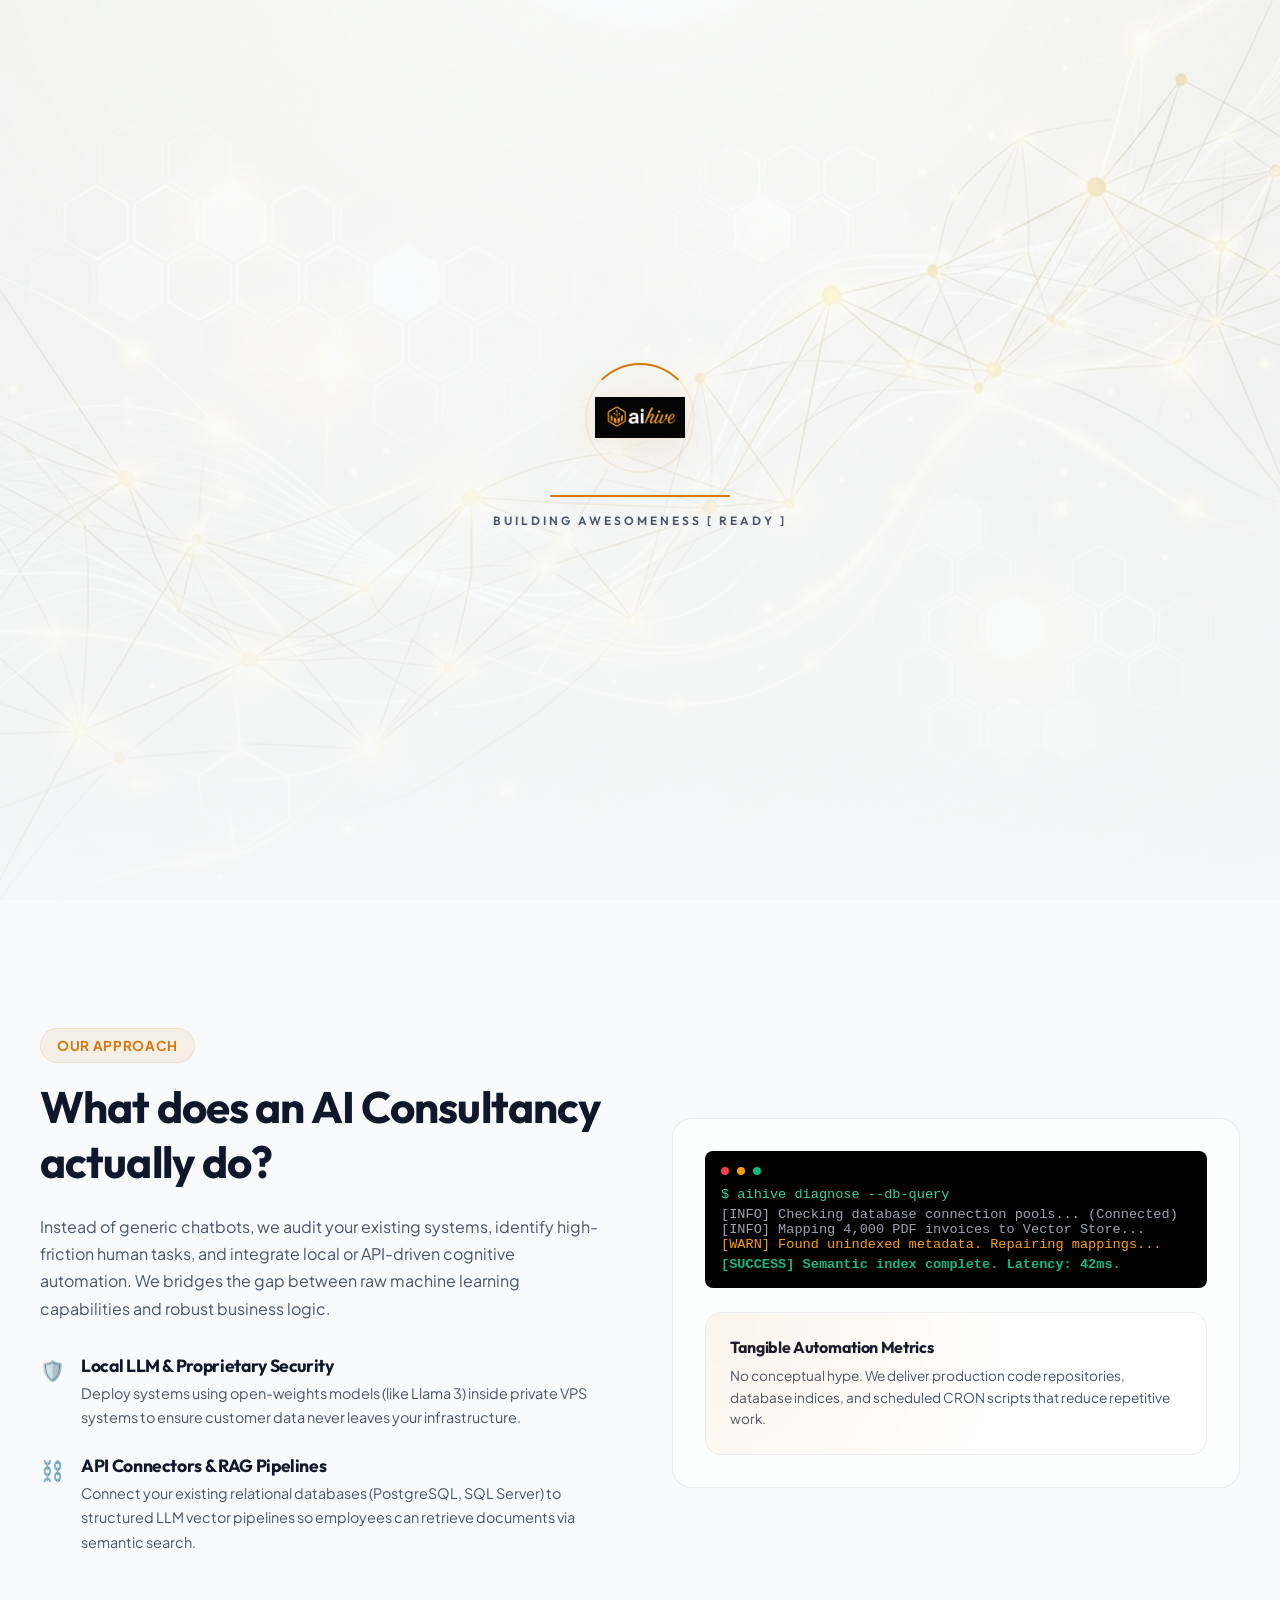
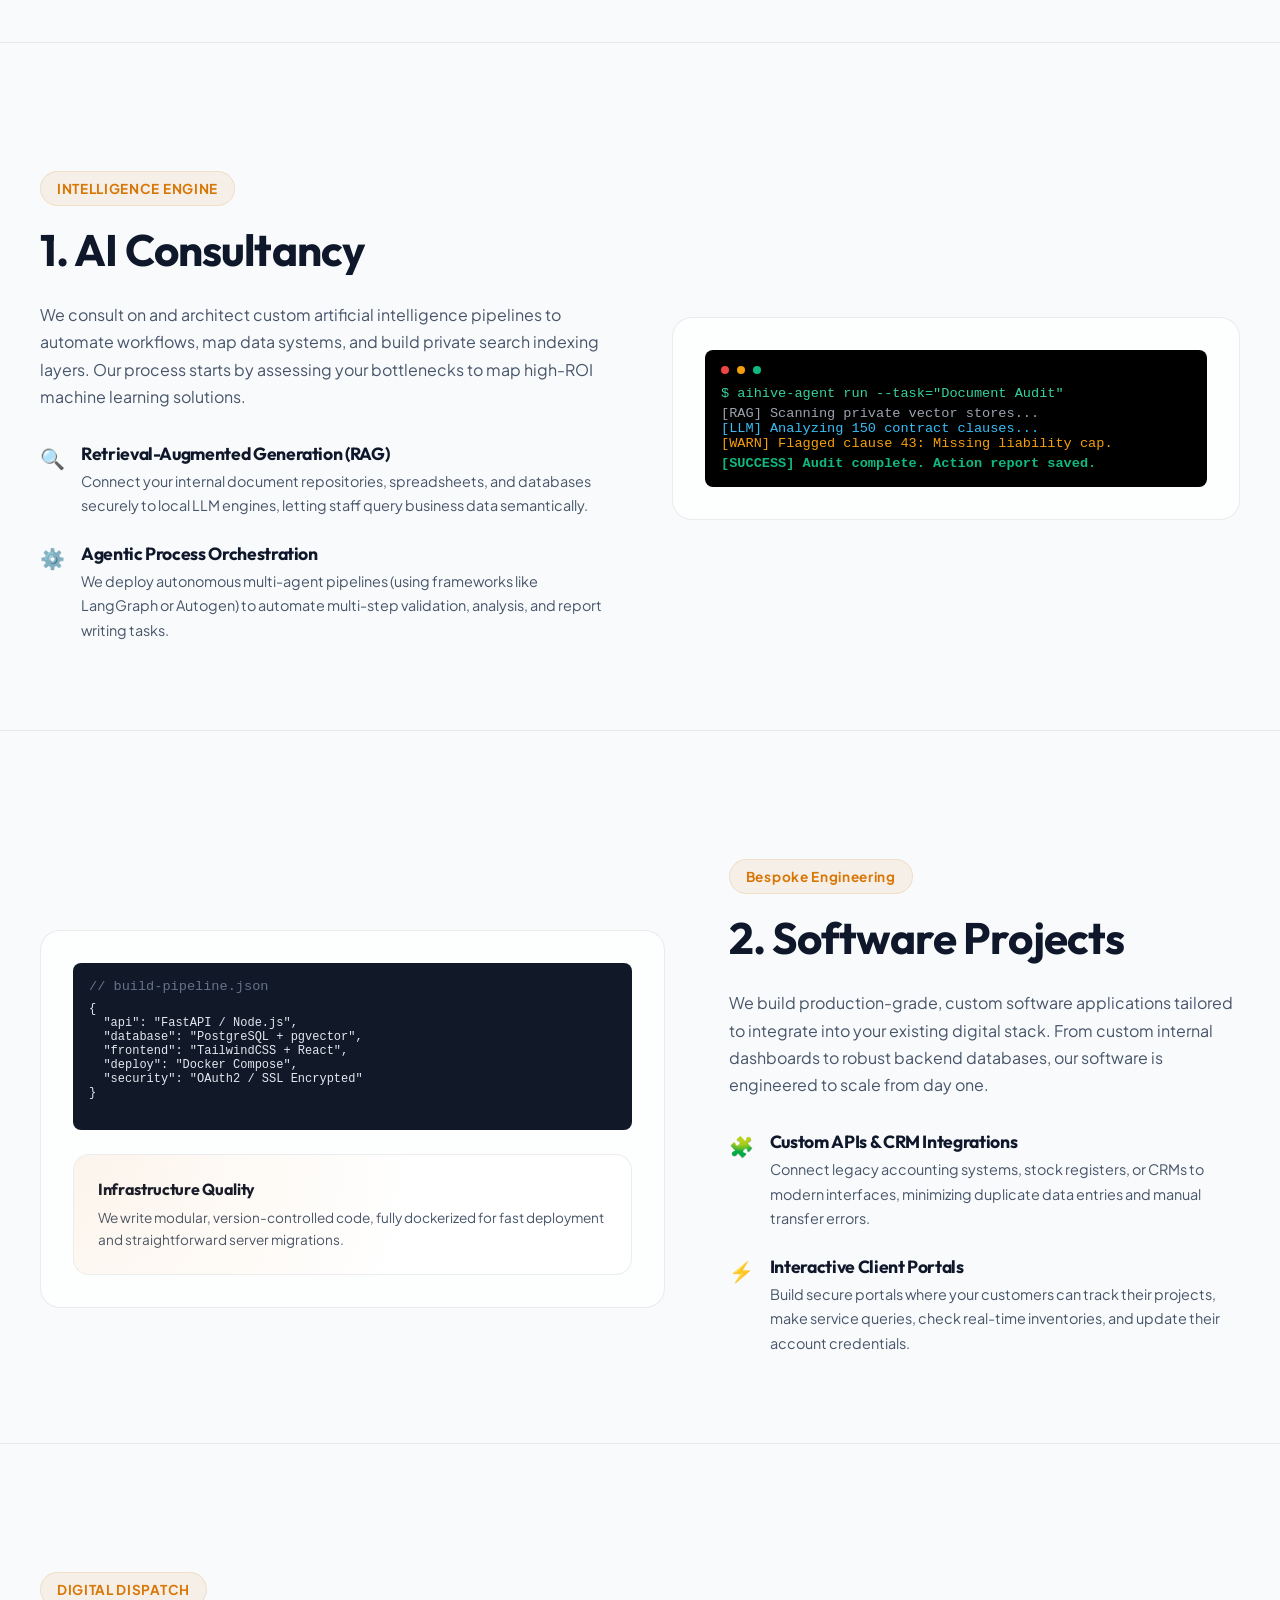
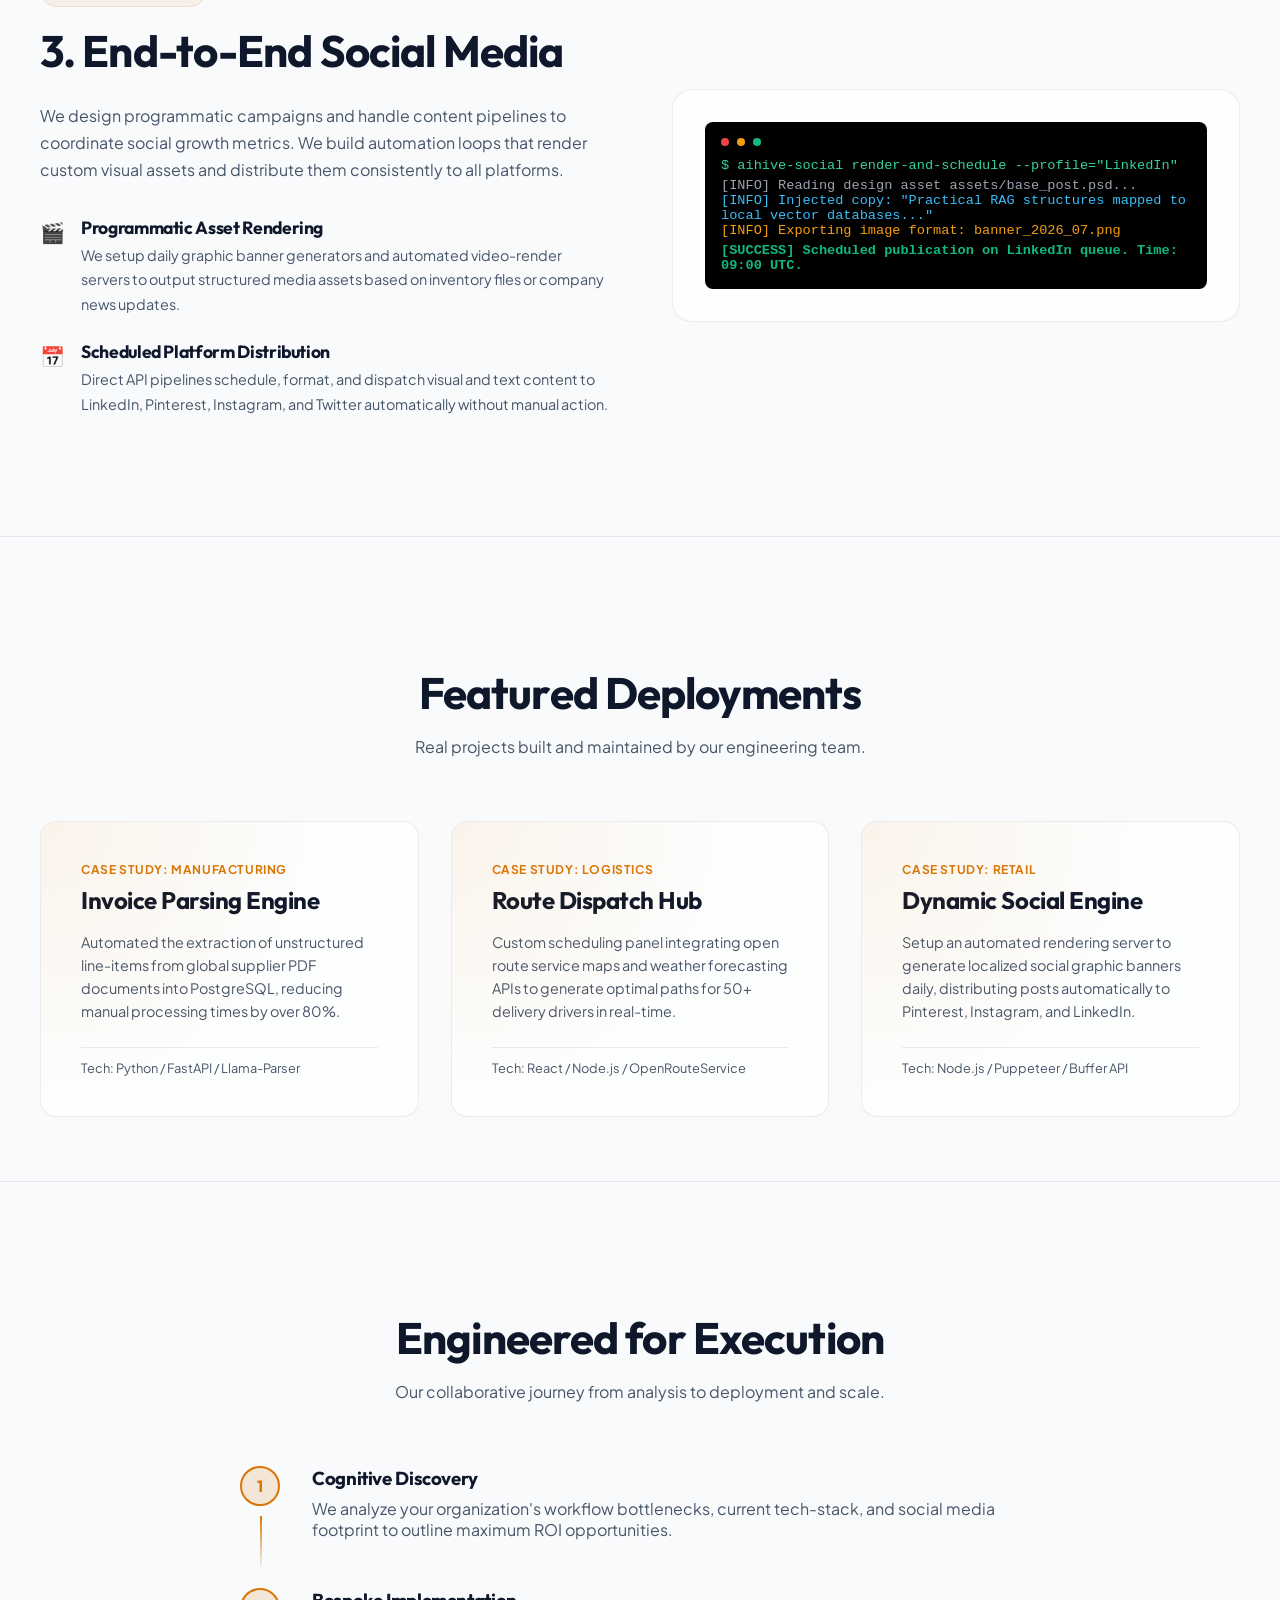
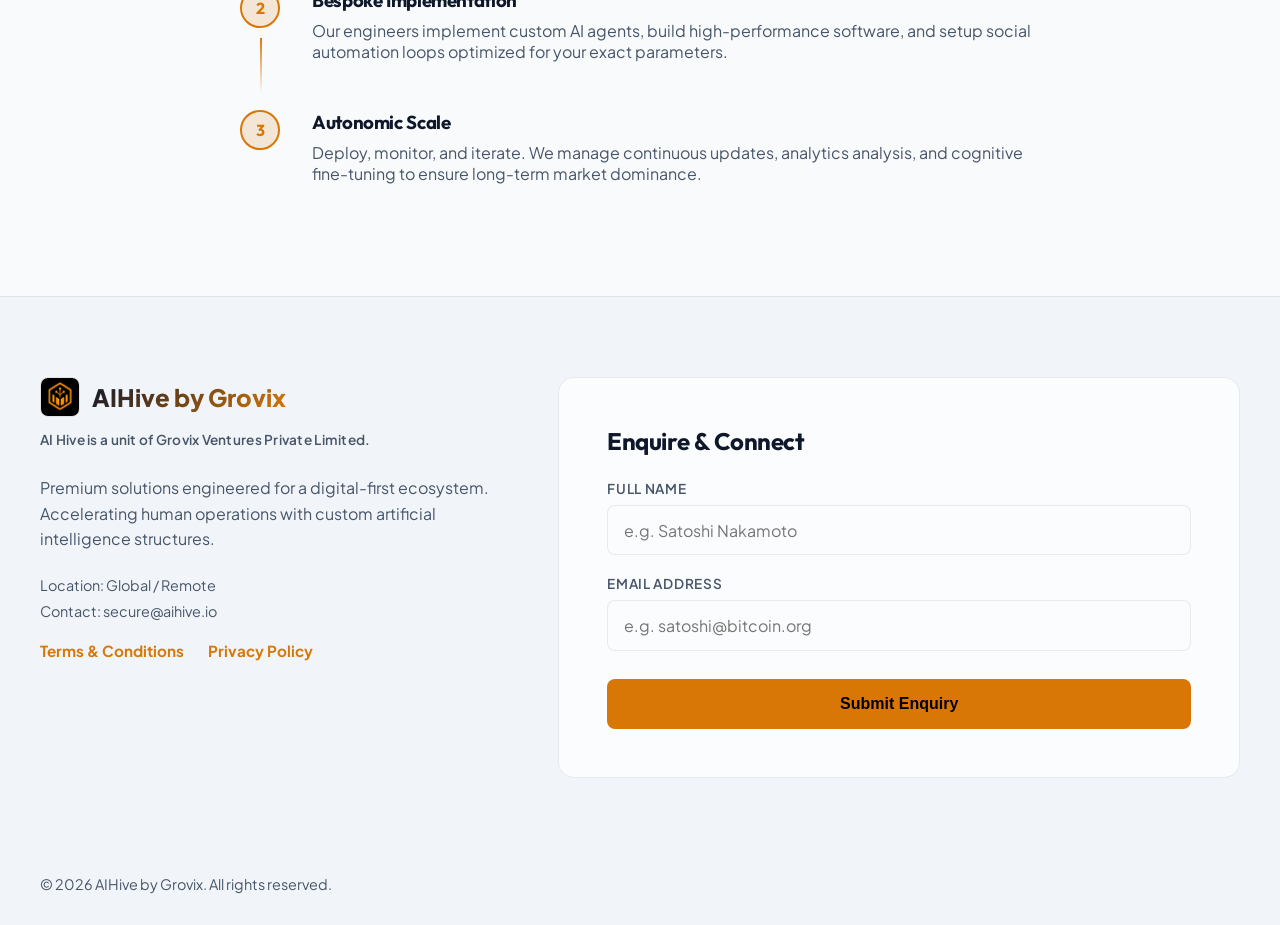
<file: index.html>
<!DOCTYPE html>
<html lang="en">
<head>
  <meta charset="UTF-8">
  <meta name="viewport" content="width=device-width, initial-scale=1.0">
  <title>AIHive by Grovix | Next-Gen AI Consultancy, Bespoke Software & Social Media</title>
  <meta name="description" content="AIHive by Grovix accelerates growth for modern businesses through custom AI strategy, agentic software engineering, and automated, data-driven social media handling.">
  <link rel="stylesheet" href="style.css">
  <link rel="shortcut icon" href="WhatsApp Image 2026-07-03 at 16.14.35.jpeg" type="image/x-icon">
</head>
<body>

  <!-- Dynamic Loader Screen -->
  <div id="loader-screen">
    <div class="loader-logo-container">
      <div class="loader-ring"></div>
      <img src="WhatsApp Image 2026-07-03 at 16.14.35.jpeg" alt="AIHive by Grovix Logo" class="loader-logo">
    </div>
    <div class="loader-progress-bar">
      <div class="loader-progress" id="loaderProgress"></div>
    </div>
    <div class="loader-text" id="loaderStatusText">BUILDING AWESOMENESS</div>
  </div>

  <!-- Background Particle Network -->
  <canvas id="bg-canvas"></canvas>

  <!-- Header Navigation -->
  <header>
    <div class="nav-container">
      <a href="#" class="logo-link">
        <img src="WhatsApp Image 2026-07-03 at 16.14.17.jpeg" alt="AIHive by Grovix Logo" class="logo-img">
        <span class="logo-text">AIHive by Grovix</span>
      </a>
      <ul class="nav-links">
        <li><a href="#about">About</a></li>
        <li><a href="#ai-consultancy">Capabilities</a></li>
        <li><a href="#case-studies">Deployments</a></li>
        <li><a href="#contact" class="btn-consult">Get in Touch</a></li>
      </ul>
    </div>
  </header>

  <!-- Hero Section -->
  <section class="hero" id="home">
    <div class="hero-tag">PRACTICAL INTELLIGENCE FOR MODERN WORKFLOWS</div>
    <h1>We build software and integrate <span>intelligent automation</span></h1>
    <p class="company-line">AI Hive is a unit of Grovix Ventures Private Limited.</p>
    <p>AIHive by Grovix is an engineering-first consultancy. We construct tailor-made software systems, deploy secure local LLM structures, and orchestrate metrics-backed social media distribution pipelines.</p>
    <div class="hero-actions">
      <a href="#contact" class="btn-primary">Initiate Project</a>
      <a href="#services" class="btn-secondary">View Capabilities</a>
    </div>
  </section>

  <!-- AI Consultancy Overview Section -->
  <section id="about">
    <div class="section-container">
      <div class="consultancy-showcase">
        <div class="showcase-content">
          <div class="hero-tag" style="margin-bottom: 1rem;">OUR APPROACH</div>
          <h2>What does an AI Consultancy actually do?</h2>
          <p>Instead of generic chatbots, we audit your existing systems, identify high-friction human tasks, and integrate local or API-driven cognitive automation. We bridges the gap between raw machine learning capabilities and robust business logic.</p>
          
          <div class="showcase-feature">
            <div class="showcase-feature-icon">🛡️</div>
            <div>
              <h4>Local LLM & Proprietary Security</h4>
              <p>Deploy systems using open-weights models (like Llama 3) inside private VPS systems to ensure customer data never leaves your infrastructure.</p>
            </div>
          </div>

          <div class="showcase-feature">
            <div class="showcase-feature-icon">⛓️</div>
            <div>
              <h4>API Connectors & RAG Pipelines</h4>
              <p>Connect your existing relational databases (PostgreSQL, SQL Server) to structured LLM vector pipelines so employees can retrieve documents via semantic search.</p>
            </div>
          </div>
        </div>

        <div class="showcase-visual">
          <div class="terminal-mockup">
            <div class="terminal-header">
              <span class="terminal-dot dot-red"></span>
              <span class="terminal-dot dot-yellow"></span>
              <span class="terminal-dot dot-green"></span>
            </div>
            <div>$ aihive diagnose --db-query</div>
            <div style="color: #9ca3af; margin-top: 5px;">[INFO] Checking database connection pools... (Connected)</div>
            <div style="color: #9ca3af;">[INFO] Mapping 4,000 PDF invoices to Vector Store...</div>
            <div style="color: #f59e0b;">[WARN] Found unindexed metadata. Repairing mappings...</div>
            <div style="color: #10b981; font-weight: bold; margin-top: 5px;">[SUCCESS] Semantic index complete. Latency: 42ms.</div>
          </div>
          <div class="glass-card" style="padding: 1.5rem;">
            <h4 style="margin-bottom: 0.5rem;">Tangible Automation Metrics</h4>
            <p style="font-size: 0.85rem;">No conceptual hype. We deliver production code repositories, database indices, and scheduled CRON scripts that reduce repetitive work.</p>
          </div>
        </div>
      </div>
    </div>
  </section>

  <!-- Section 1: AI Consultancy Detailed Showcase -->
  <section id="ai-consultancy" style="border-top: 1px solid var(--glass-border);">
    <div class="section-container">
      <div class="consultancy-showcase">
        <div class="showcase-content">
          <div class="hero-tag" style="margin-bottom: 1rem;">INTELLIGENCE ENGINE</div>
          <h2>1. AI Consultancy</h2>
          <p>We consult on and architect custom artificial intelligence pipelines to automate workflows, map data systems, and build private search indexing layers. Our process starts by assessing your bottlenecks to map high-ROI machine learning solutions.</p>
          
          <div class="showcase-feature">
            <div class="showcase-feature-icon">🔍</div>
            <div>
              <h4>Retrieval-Augmented Generation (RAG)</h4>
              <p>Connect your internal document repositories, spreadsheets, and databases securely to local LLM engines, letting staff query business data semantically.</p>
            </div>
          </div>

          <div class="showcase-feature">
            <div class="showcase-feature-icon">⚙️</div>
            <div>
              <h4>Agentic Process Orchestration</h4>
              <p>We deploy autonomous multi-agent pipelines (using frameworks like LangGraph or Autogen) to automate multi-step validation, analysis, and report writing tasks.</p>
            </div>
          </div>
        </div>

        <div class="showcase-visual">
          <div class="terminal-mockup">
            <div class="terminal-header">
              <span class="terminal-dot dot-red"></span>
              <span class="terminal-dot dot-yellow"></span>
              <span class="terminal-dot dot-green"></span>
            </div>
            <div>$ aihive-agent run --task="Document Audit"</div>
            <div style="color: #9ca3af; margin-top: 5px;">[RAG] Scanning private vector stores...</div>
            <div style="color: #38bdf8;">[LLM] Analyzing 150 contract clauses...</div>
            <div style="color: #f59e0b;">[WARN] Flagged clause 43: Missing liability cap.</div>
            <div style="color: #10b981; font-weight: bold; margin-top: 5px;">[SUCCESS] Audit complete. Action report saved.</div>
          </div>
        </div>
      </div>
    </div>
  </section>

  <!-- Section 2: Software Projects Detailed Showcase -->
  <section id="software-projects" style="border-top: 1px solid var(--glass-border);">
    <div class="section-container">
      <div class="consultancy-showcase" style="grid-template-columns: 1.1fr 0.9fr;">
        <div class="showcase-visual">
          <div class="terminal-mockup" style="background: #111827; border-color: rgba(255,255,255,0.05);">
            <div style="color: #64748b; font-family: monospace;">// build-pipeline.json</div>
            <pre style="color: #e2e8f0; font-family: monospace; font-size: 0.75rem; margin-top: 0.5rem; overflow-x: auto;">
{
  "api": "FastAPI / Node.js",
  "database": "PostgreSQL + pgvector",
  "frontend": "TailwindCSS + React",
  "deploy": "Docker Compose",
  "security": "OAuth2 / SSL Encrypted"
}
            </pre>
          </div>
          <div class="glass-card" style="padding: 1.5rem; background: #fff;">
            <h4 style="color: var(--text-primary); margin-bottom: 0.5rem;">Infrastructure Quality</h4>
            <p style="font-size: 0.85rem; color: var(--text-secondary);">We write modular, version-controlled code, fully dockerized for fast deployment and straightforward server migrations.</p>
          </div>
        </div>

        <div class="showcase-content">
          <div class="hero-tag" style="margin-bottom: 1rem;"> Bespoke Engineering </div>
          <h2>2. Software Projects</h2>
          <p>We build production-grade, custom software applications tailored to integrate into your existing digital stack. From custom internal dashboards to robust backend databases, our software is engineered to scale from day one.</p>
          
          <div class="showcase-feature">
            <div class="showcase-feature-icon">🧩</div>
            <div>
              <h4>Custom APIs & CRM Integrations</h4>
              <p>Connect legacy accounting systems, stock registers, or CRMs to modern interfaces, minimizing duplicate data entries and manual transfer errors.</p>
            </div>
          </div>

          <div class="showcase-feature">
            <div class="showcase-feature-icon">⚡</div>
            <div>
              <h4>Interactive Client Portals</h4>
              <p>Build secure portals where your customers can track their projects, make service queries, check real-time inventories, and update their account credentials.</p>
            </div>
          </div>
        </div>
      </div>
    </div>
  </section>

  <!-- Section 3: Social Media Handling Detailed Showcase -->
  <section id="social-media" style="border-top: 1px solid var(--glass-border); padding-bottom: 6rem;">
    <div class="section-container">
      <div class="consultancy-showcase">
        <div class="showcase-content">
          <div class="hero-tag" style="margin-bottom: 1rem;">DIGITAL DISPATCH</div>
          <h2>3. End-to-End Social Media</h2>
          <p>We design programmatic campaigns and handle content pipelines to coordinate social growth metrics. We build automation loops that render custom visual assets and distribute them consistently to all platforms.</p>
          
          <div class="showcase-feature">
            <div class="showcase-feature-icon">🎬</div>
            <div>
              <h4>Programmatic Asset Rendering</h4>
              <p>We setup daily graphic banner generators and automated video-render servers to output structured media assets based on inventory files or company news updates.</p>
            </div>
          </div>

          <div class="showcase-feature">
            <div class="showcase-feature-icon">📅</div>
            <div>
              <h4>Scheduled Platform Distribution</h4>
              <p>Direct API pipelines schedule, format, and dispatch visual and text content to LinkedIn, Pinterest, Instagram, and Twitter automatically without manual action.</p>
            </div>
          </div>
        </div>

        <div class="showcase-visual">
          <div class="terminal-mockup">
            <div class="terminal-header">
              <span class="terminal-dot dot-red"></span>
              <span class="terminal-dot dot-yellow"></span>
              <span class="terminal-dot dot-green"></span>
            </div>
            <div>$ aihive-social render-and-schedule --profile="LinkedIn"</div>
            <div style="color: #9ca3af; margin-top: 5px;">[INFO] Reading design asset assets/base_post.psd...</div>
            <div style="color: #38bdf8;">[INFO] Injected copy: "Practical RAG structures mapped to local vector databases..."</div>
            <div style="color: #f59e0b;">[INFO] Exporting image format: banner_2026_07.png</div>
            <div style="color: #10b981; font-weight: bold; margin-top: 5px;">[SUCCESS] Scheduled publication on LinkedIn queue. Time: 09:00 UTC.</div>
          </div>
        </div>
      </div>
    </div>
  </section>


  <!-- Case Studies / Deployments -->
  <section id="case-studies" style="border-top: 1px solid var(--glass-border);">
    <div class="section-container">
      <div class="section-header">
        <h2>Featured Deployments</h2>
        <p>Real projects built and maintained by our engineering team.</p>
      </div>
      <div class="grid-3">
        <div class="glass-card">
          <div style="font-size: 0.75rem; color: var(--accent); margin-bottom: 0.5rem; font-weight: bold; letter-spacing: 0.05em;">CASE STUDY: MANUFACTURING</div>
          <h3>Invoice Parsing Engine</h3>
          <p style="margin-bottom: 1.5rem; font-size: 0.9rem;">Automated the extraction of unstructured line-items from global supplier PDF documents into PostgreSQL, reducing manual processing times by over 80%.</p>
          <span style="font-size: 0.8rem; color: var(--text-secondary); border-top: 1px solid var(--glass-border); display: block; padding-top: 0.75rem;">Tech: Python / FastAPI / Llama-Parser</span>
        </div>

        <div class="glass-card">
          <div style="font-size: 0.75rem; color: var(--accent); margin-bottom: 0.5rem; font-weight: bold; letter-spacing: 0.05em;">CASE STUDY: LOGISTICS</div>
          <h3>Route Dispatch Hub</h3>
          <p style="margin-bottom: 1.5rem; font-size: 0.9rem;">Custom scheduling panel integrating open route service maps and weather forecasting APIs to generate optimal paths for 50+ delivery drivers in real-time.</p>
          <span style="font-size: 0.8rem; color: var(--text-secondary); border-top: 1px solid var(--glass-border); display: block; padding-top: 0.75rem;">Tech: React / Node.js / OpenRouteService</span>
        </div>

        <div class="glass-card">
          <div style="font-size: 0.75rem; color: var(--accent); margin-bottom: 0.5rem; font-weight: bold; letter-spacing: 0.05em;">CASE STUDY: RETAIL</div>
          <h3>Dynamic Social Engine</h3>
          <p style="margin-bottom: 1.5rem; font-size: 0.9rem;">Setup an automated rendering server to generate localized social graphic banners daily, distributing posts automatically to Pinterest, Instagram, and LinkedIn.</p>
          <span style="font-size: 0.8rem; color: var(--text-secondary); border-top: 1px solid var(--glass-border); display: block; padding-top: 0.75rem;">Tech: Node.js / Puppeteer / Buffer API</span>
        </div>
      </div>
    </div>
  </section>

  <!-- Process / How We Work Section -->
  <section id="process" style="border-top: 1px solid var(--glass-border);">
    <div class="section-container">
      <div class="section-header">
        <h2>Engineered for Execution</h2>
        <p>Our collaborative journey from analysis to deployment and scale.</p>
      </div>
      <div style="max-width: 800px; margin: 0 auto;">
        <div class="process-step">
          <div class="step-num">1</div>
          <div>
            <h3>Cognitive Discovery</h3>
            <p style="color: var(--text-secondary); margin-top: 0.5rem;">We analyze your organization's workflow bottlenecks, current tech-stack, and social media footprint to outline maximum ROI opportunities.</p>
          </div>
        </div>
        <div class="process-step">
          <div class="step-num">2</div>
          <div>
            <h3>Bespoke Implementation</h3>
            <p style="color: var(--text-secondary); margin-top: 0.5rem;">Our engineers implement custom AI agents, build high-performance software, and setup social automation loops optimized for your exact parameters.</p>
          </div>
        </div>
        <div class="process-step">
          <div class="step-num">3</div>
          <div>
            <h3>Autonomic Scale</h3>
            <p style="color: var(--text-secondary); margin-top: 0.5rem;">Deploy, monitor, and iterate. We manage continuous updates, analytics analysis, and cognitive fine-tuning to ensure long-term market dominance.</p>
          </div>
        </div>
      </div>
    </div>
  </section>

  <!-- Footer -->
  <footer id="contact">
    <div class="footer-container">
      <div class="footer-info">
        <a href="#" class="logo-link">
          <img src="WhatsApp Image 2026-07-03 at 16.14.17.jpeg" alt="AIHive by Grovix Logo" class="logo-img">
          <span class="logo-text">AIHive by Grovix</span>
        </a>
        <p style="font-size: 0.85rem; color: var(--text-secondary); margin-top: -0.75rem; font-weight: 600; letter-spacing: 0.02em;">AI Hive is a unit of Grovix Ventures Private Limited.</p>
        <p>Premium solutions engineered for a digital-first ecosystem. Accelerating human operations with custom artificial intelligence structures.</p>
        <div style="color: var(--text-secondary); font-size: 0.9rem; display: flex; flex-direction: column; gap: 0.5rem;">
          <div>Location: Global / Remote</div>
          <div>Contact: secure@aihive.io</div>
          <div style="margin-top: 0.85rem; display: flex; gap: 1.5rem;">
            <a href="terms.html" style="color: var(--accent); text-decoration: none; font-weight: 700; font-size: 0.95rem; transition: transform 0.2s; display: inline-block;" onmouseover="this.style.transform='translateY(-1px)'" onmouseout="this.style.transform='translateY(0)'">Terms & Conditions</a>
            <a href="privacy.html" style="color: var(--accent); text-decoration: none; font-weight: 700; font-size: 0.95rem; transition: transform 0.2s; display: inline-block;" onmouseover="this.style.transform='translateY(-1px)'" onmouseout="this.style.transform='translateY(0)'">Privacy Policy</a>
          </div>
        </div>
      </div>

      <div class="footer-enquiry">
        <h3 style="font-size: 1.5rem; margin-bottom: 1.5rem;">Enquire & Connect</h3>
        <form class="enquiry-form" id="enquiryForm">
          <div class="form-group">
            <label for="enquiryName">Full Name</label>
            <input type="text" id="enquiryName" class="form-input" placeholder="e.g. Satoshi Nakamoto" required>
          </div>
          <div class="form-group">
            <label for="enquiryEmail">Email Address</label>
            <input type="email" id="enquiryEmail" class="form-input" placeholder="e.g. satoshi@bitcoin.org" required>
          </div>
          <button type="submit" class="btn-submit">Submit Enquiry</button>
        </form>
      </div>
    </div>

    <div class="footer-bottom">
      <p>&copy; 2026 AIHive by Grovix. All rights reserved.</p>
    </div>
  </footer>

  <script src="main.js"></script>
</body>
</html>
</file>
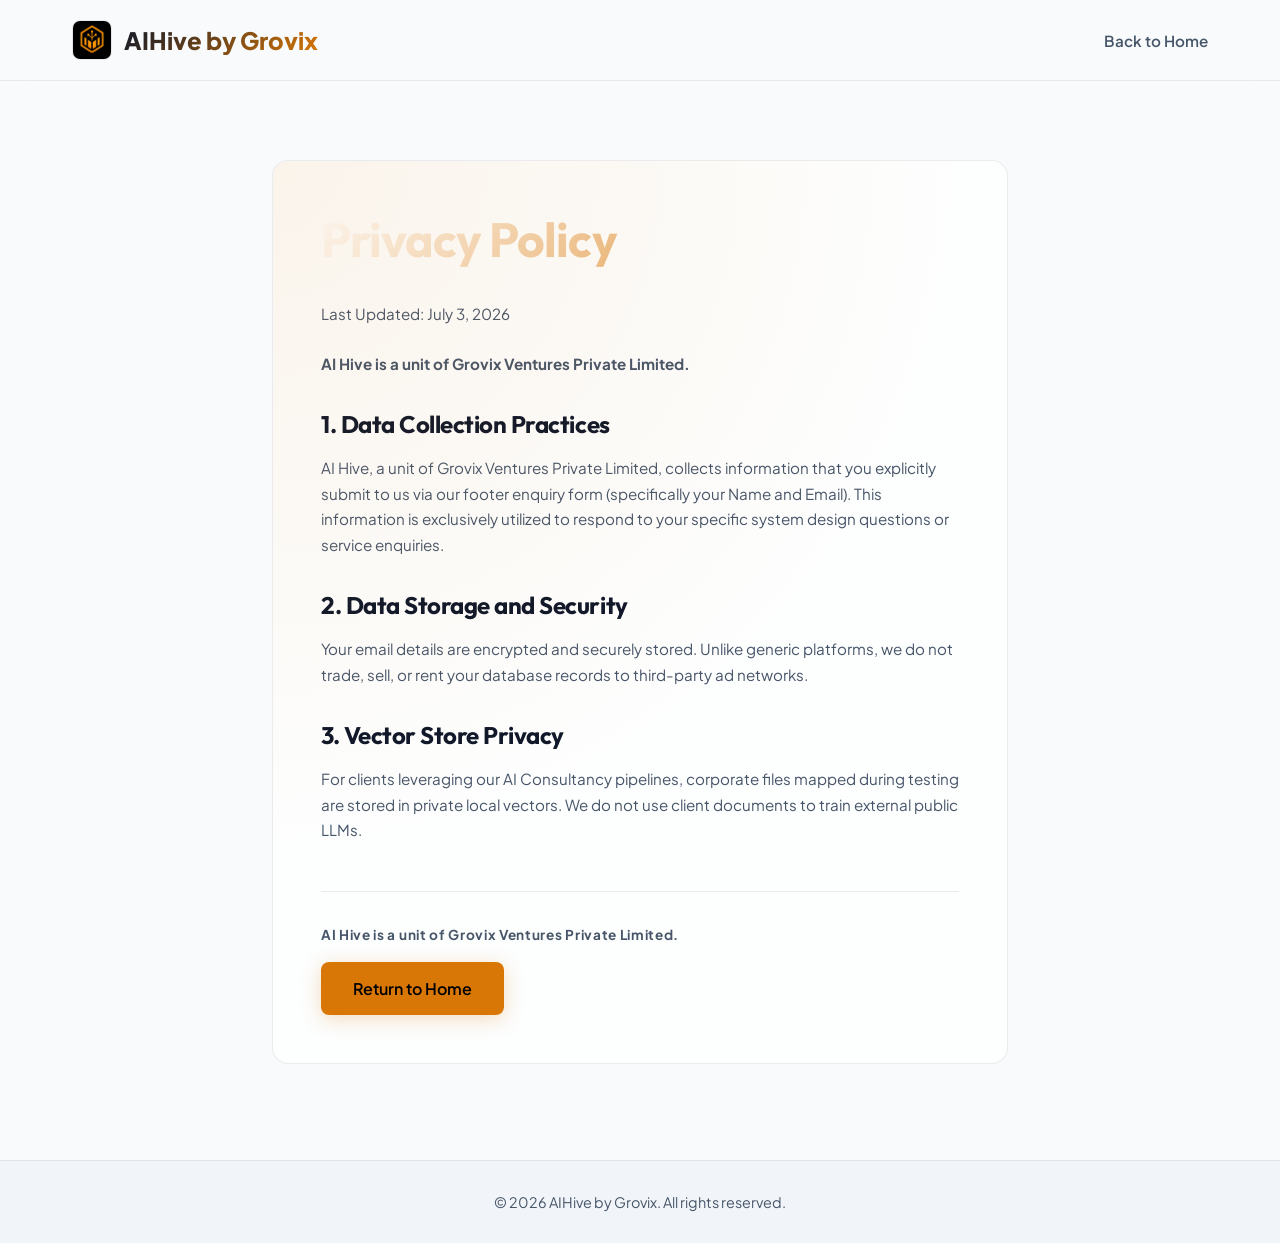
<file: privacy.html>
<!DOCTYPE html>
<html lang="en">
<head>
  <meta charset="UTF-8">
  <meta name="viewport" content="width=device-width, initial-scale=1.0">
  <title>Privacy Policy | AIHive by Grovix</title>
  <link rel="stylesheet" href="style.css">
  <link rel="shortcut icon" href="WhatsApp Image 2026-07-03 at 16.14.35.jpeg" type="image/x-icon">
</head>
<body>

  <header>
    <div class="nav-container">
      <a href="index.html" class="logo-link">
        <img src="WhatsApp Image 2026-07-03 at 16.14.17.jpeg" alt="AIHive by Grovix Logo" class="logo-img">
        <span class="logo-text">AIHive by Grovix</span>
      </a>
      <ul class="nav-links">
        <li><a href="index.html">Back to Home</a></li>
      </ul>
    </div>
  </header>

  <main style="max-width: 800px; margin: 0 auto; padding: 10rem 2rem 6rem;">
    <div class="glass-card" style="padding: 3rem;">
      <h1 style="font-size: 3rem; margin-bottom: 2rem; background: linear-gradient(135deg, #fff 0%, var(--accent) 100%); -webkit-background-clip: text; -webkit-text-fill-color: transparent;">Privacy Policy</h1>
      <p style="color: var(--text-secondary); margin-bottom: 1.5rem; line-height: 1.7;">Last Updated: July 3, 2026</p>
      <p style="color: var(--text-secondary); margin-bottom: 1.5rem; line-height: 1.7; font-weight: 700;">AI Hive is a unit of Grovix Ventures Private Limited.</p>
      
      <h3 style="margin: 2rem 0 1rem; font-size: 1.5rem;">1. Data Collection Practices</h3>
      <p style="color: var(--text-secondary); margin-bottom: 1.5rem; line-height: 1.7;">AI Hive, a unit of Grovix Ventures Private Limited, collects information that you explicitly submit to us via our footer enquiry form (specifically your Name and Email). This information is exclusively utilized to respond to your specific system design questions or service enquiries.</p>

      <h3 style="margin: 2rem 0 1rem; font-size: 1.5rem;">2. Data Storage and Security</h3>
      <p style="color: var(--text-secondary); margin-bottom: 1.5rem; line-height: 1.7;">Your email details are encrypted and securely stored. Unlike generic platforms, we do not trade, sell, or rent your database records to third-party ad networks.</p>

      <h3 style="margin: 2rem 0 1rem; font-size: 1.5rem;">3. Vector Store Privacy</h3>
      <p style="color: var(--text-secondary); margin-bottom: 1.5rem; line-height: 1.7;">For clients leveraging our AI Consultancy pipelines, corporate files mapped during testing are stored in private local vectors. We do not use client documents to train external public LLMs.</p>

      <div style="margin-top: 3rem; border-top: 1px solid var(--glass-border); padding-top: 2rem; display: flex; flex-direction: column; gap: 1rem;">
        <p style="font-size: 0.85rem; color: var(--text-secondary); font-weight: 700; letter-spacing: 0.05em; margin: 0;">AI Hive is a unit of Grovix Ventures Private Limited.</p>
        <div>
          <a href="index.html" class="btn-primary" style="display: inline-block;">Return to Home</a>
        </div>
      </div>
    </div>
  </main>

  <footer style="padding: 2rem; text-align: center; font-size: 0.9rem; color: var(--text-secondary);">
    <p>&copy; 2026 AIHive by Grovix. All rights reserved.</p>
  </footer>

</body>
</html>
</file>
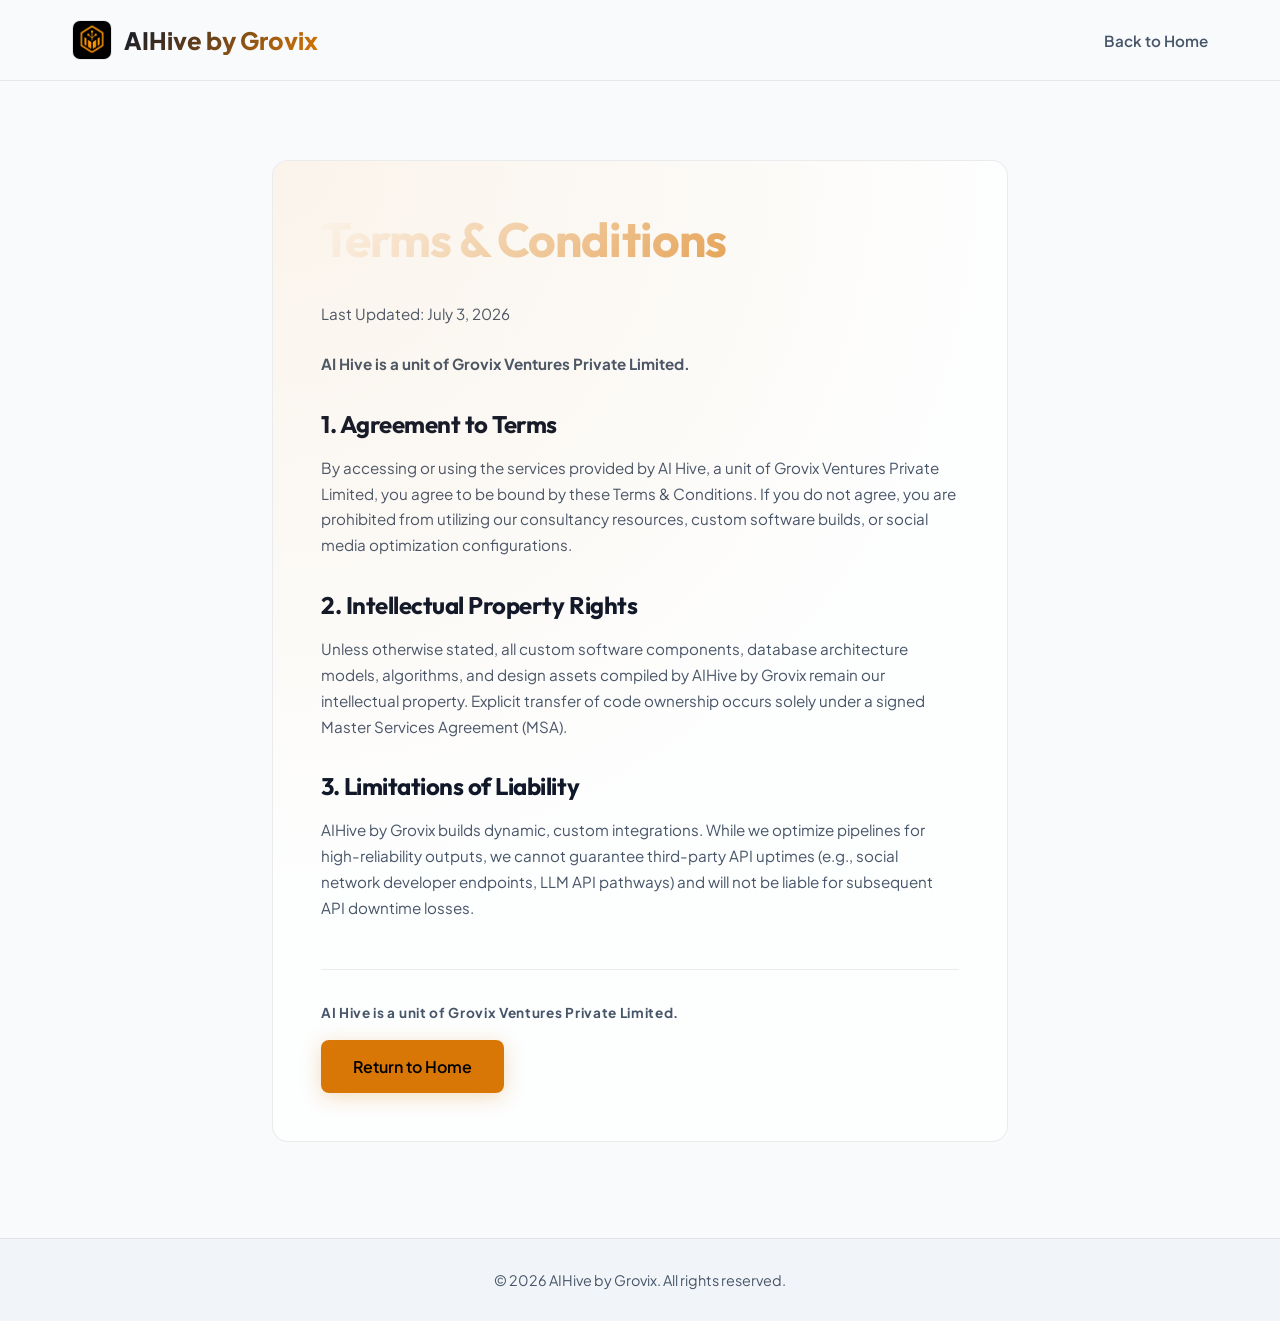
<file: terms.html>
<!DOCTYPE html>
<html lang="en">
<head>
  <meta charset="UTF-8">
  <meta name="viewport" content="width=device-width, initial-scale=1.0">
  <title>Terms & Conditions | AIHive by Grovix</title>
  <link rel="stylesheet" href="style.css">
  <link rel="shortcut icon" href="WhatsApp Image 2026-07-03 at 16.14.35.jpeg" type="image/x-icon">
</head>
<body>

  <header>
    <div class="nav-container">
      <a href="index.html" class="logo-link">
        <img src="WhatsApp Image 2026-07-03 at 16.14.17.jpeg" alt="AIHive by Grovix Logo" class="logo-img">
        <span class="logo-text">AIHive by Grovix</span>
      </a>
      <ul class="nav-links">
        <li><a href="index.html">Back to Home</a></li>
      </ul>
    </div>
  </header>

  <main style="max-width: 800px; margin: 0 auto; padding: 10rem 2rem 6rem;">
    <div class="glass-card" style="padding: 3rem;">
      <h1 style="font-size: 3rem; margin-bottom: 2rem; background: linear-gradient(135deg, #fff 0%, var(--accent) 100%); -webkit-background-clip: text; -webkit-text-fill-color: transparent;">Terms & Conditions</h1>
      <p style="color: var(--text-secondary); margin-bottom: 1.5rem; line-height: 1.7;">Last Updated: July 3, 2026</p>
      <p style="color: var(--text-secondary); margin-bottom: 1.5rem; line-height: 1.7; font-weight: 700;">AI Hive is a unit of Grovix Ventures Private Limited.</p>
      
      <h3 style="margin: 2rem 0 1rem; font-size: 1.5rem;">1. Agreement to Terms</h3>
      <p style="color: var(--text-secondary); margin-bottom: 1.5rem; line-height: 1.7;">By accessing or using the services provided by AI Hive, a unit of Grovix Ventures Private Limited, you agree to be bound by these Terms & Conditions. If you do not agree, you are prohibited from utilizing our consultancy resources, custom software builds, or social media optimization configurations.</p>

      <h3 style="margin: 2rem 0 1rem; font-size: 1.5rem;">2. Intellectual Property Rights</h3>
      <p style="color: var(--text-secondary); margin-bottom: 1.5rem; line-height: 1.7;">Unless otherwise stated, all custom software components, database architecture models, algorithms, and design assets compiled by AIHive by Grovix remain our intellectual property. Explicit transfer of code ownership occurs solely under a signed Master Services Agreement (MSA).</p>

      <h3 style="margin: 2rem 0 1rem; font-size: 1.5rem;">3. Limitations of Liability</h3>
      <p style="color: var(--text-secondary); margin-bottom: 1.5rem; line-height: 1.7;">AIHive by Grovix builds dynamic, custom integrations. While we optimize pipelines for high-reliability outputs, we cannot guarantee third-party API uptimes (e.g., social network developer endpoints, LLM API pathways) and will not be liable for subsequent API downtime losses.</p>

      <div style="margin-top: 3rem; border-top: 1px solid var(--glass-border); padding-top: 2rem; display: flex; flex-direction: column; gap: 1rem;">
        <p style="font-size: 0.85rem; color: var(--text-secondary); font-weight: 700; letter-spacing: 0.05em; margin: 0;">AI Hive is a unit of Grovix Ventures Private Limited.</p>
        <div>
          <a href="index.html" class="btn-primary" style="display: inline-block;">Return to Home</a>
        </div>
      </div>
    </div>
  </main>

  <footer style="padding: 2rem; text-align: center; font-size: 0.9rem; color: var(--text-secondary);">
    <p>&copy; 2026 AIHive by Grovix. All rights reserved.</p>
  </footer>

</body>
</html>
</file>
<file: style.css>
@import url('https://fonts.googleapis.com/css2?family=Outfit:wght@300;400;500;600;700;800&family=Plus+Jakarta+Sans:wght@300;400;500;600;700&display=swap');

:root {
  --bg-primary: #f8fafc; /* Clean slate background */
  --bg-secondary: #f1f5f9; /* Slightly darker slate */
  --accent: #d97706; /* Rich Amber */
  --accent-rgb: 217, 119, 6;
  --text-primary: #0f172a; /* Slate 900 for primary text */
  --text-secondary: #475569; /* Slate 600 for body copy */
  --glass-bg: rgba(255, 255, 255, 0.7);
  --glass-border: rgba(15, 23, 42, 0.08);
  --glow-color: rgba(217, 119, 6, 0.06);
}

* {
  box-sizing: border-box;
  margin: 0;
  padding: 0;
  scroll-behavior: smooth;
}

body {
  background-color: var(--bg-primary);
  color: var(--text-primary);
  font-family: 'Plus Jakarta Sans', sans-serif;
  overflow-x: hidden;
  -webkit-font-smoothing: antialiased;
}

h1, h2, h3, h4, h5, h6 {
  font-family: 'Outfit', sans-serif;
  font-weight: 700;
  letter-spacing: -0.02em;
}

/* Custom Scrollbar */
::-webkit-scrollbar {
  width: 8px;
}
::-webkit-scrollbar-track {
  background: var(--bg-primary);
}
::-webkit-scrollbar-thumb {
  background: #cbd5e1;
  border-radius: 4px;
}
::-webkit-scrollbar-thumb:hover {
  background: var(--accent);
}

/* Loader Screen */
#loader-screen {
  position: fixed;
  inset: 0;
  background-color: var(--bg-primary);
  background-image: linear-gradient(to bottom, rgba(248, 250, 252, 0.4), rgba(248, 250, 252, 0.85)), url('hero_bg_light.png');
  background-size: cover;
  background-position: center;
  background-repeat: no-repeat;
  z-index: 9999;
  display: flex;
  flex-direction: column;
  align-items: center;
  justify-content: center;
  transition: opacity 0.8s cubic-bezier(0.16, 1, 0.3, 1), visibility 0.8s;
  padding: 2rem;
}

.loader-logo-container {
  position: relative;
  width: 90px;
  height: 90px;
  margin-bottom: 2rem;
}

.loader-logo {
  width: 100%;
  height: 100%;
  object-fit: contain;
  filter: drop-shadow(0 4px 20px rgba(var(--accent-rgb), 0.15));
  animation: pulse-glow 2s infinite ease-in-out;
}

.loader-ring {
  position: absolute;
  inset: -10px;
  border: 2px solid rgba(var(--accent-rgb), 0.08);
  border-top-color: var(--accent);
  border-radius: 50%;
  animation: spin 1.2s cubic-bezier(0.4, 0, 0.2, 1) infinite;
}

.loader-progress-bar {
  width: 180px;
  height: 2px;
  background: rgba(15, 23, 42, 0.06);
  border-radius: 4px;
  overflow: hidden;
  position: relative;
}

.loader-progress {
  width: 0%;
  height: 100%;
  background: var(--accent);
  transition: width 0.4s ease-in-out;
}

.loader-text {
  margin-top: 1rem;
  font-family: 'Outfit', sans-serif;
  font-size: 0.75rem;
  font-weight: 600;
  color: var(--text-secondary);
  letter-spacing: 0.25em;
  text-transform: uppercase;
}

/* Background Canvas */
#bg-canvas {
  position: fixed;
  top: 0;
  left: 0;
  width: 100%;
  height: 100%;
  z-index: -1;
  pointer-events: none;
  opacity: 0.25;
}

/* Header & Navigation */
header {
  position: fixed;
  top: 0;
  left: 0;
  width: 100%;
  z-index: 100;
  backdrop-filter: blur(12px);
  -webkit-backdrop-filter: blur(12px);
  border-bottom: 1px solid var(--glass-border);
  background: rgba(248, 250, 252, 0.8);
}

.nav-container {
  max-width: 1200px;
  margin: 0 auto;
  padding: 1.25rem 2rem;
  display: flex;
  align-items: center;
  justify-content: space-between;
}

.logo-link {
  display: flex;
  align-items: center;
  gap: 0.75rem;
  text-decoration: none;
  color: var(--text-primary);
}

.logo-img {
  height: 40px;
  width: 40px;
  object-fit: cover;
  border-radius: 8px;
  border: 1px solid var(--glass-border);
}

.logo-text {
  font-size: 1.5rem;
  font-weight: 800;
  white-space: nowrap;
  background: linear-gradient(135deg, #0f172a 0%, var(--accent) 100%);
  -webkit-background-clip: text;
  -webkit-text-fill-color: transparent;
}

.nav-links {
  display: flex;
  align-items: center;
  gap: 2.5rem;
  list-style: none;
}

.nav-links a {
  text-decoration: none;
  color: var(--text-secondary);
  font-size: 0.95rem;
  font-weight: 600;
  transition: color 0.3s;
}

.nav-links a:hover {
  color: var(--accent);
}

.btn-consult {
  background: linear-gradient(135deg, var(--accent) 0%, #b45309 100%);
  color: #fff !important;
  font-weight: 600 !important;
  padding: 0.6rem 1.25rem;
  border-radius: 9999px;
  box-shadow: 0 4px 15px rgba(var(--accent-rgb), 0.2);
  transition: transform 0.3s, box-shadow 0.3s !important;
}

.btn-consult:hover {
  transform: translateY(-2px);
  box-shadow: 0 6px 20px rgba(var(--accent-rgb), 0.35);
}

/* Sections Base */
section {
  padding: 8rem 2rem 4rem;
  width: 100%;
}

.hero {
  padding: 0 2rem;
}

.section-container {
  max-width: 1200px;
  margin: 0 auto;
}

/* Hero Section */
.hero {
  display: flex;
  flex-direction: column;
  align-items: center;
  text-align: center;
  justify-content: center;
  width: 100%;
  max-width: none;
  height: 100vh;
  box-sizing: border-box;
  padding: 0 2rem;
  margin: 0;
  background-image: linear-gradient(to bottom, rgba(248, 250, 252, 0.2), rgba(248, 250, 252, 0.65)), url('hero_bg_light.png');
  background-size: cover;
  background-position: center;
  background-repeat: no-repeat;
}

.hero-tag {
  background: rgba(217, 119, 6, 0.08);
  border: 1px solid rgba(217, 119, 6, 0.15);
  color: var(--accent);
  padding: 0.5rem 1rem;
  border-radius: 9999px;
  font-size: 0.85rem;
  font-weight: 700;
  letter-spacing: 0.05em;
  margin-bottom: 2rem;
  display: inline-block;
  backdrop-filter: blur(5px);
}

.hero h1 {
  font-size: 4.5rem;
  line-height: 1.1;
  max-width: 900px;
  margin-bottom: 1.5rem;
  background: linear-gradient(180deg, #0f172a 0%, #475569 100%);
  -webkit-background-clip: text;
  -webkit-text-fill-color: transparent;
}

.hero h1 span {
  background: linear-gradient(135deg, var(--accent) 0%, #fef08a 100%);
  -webkit-background-clip: text;
  -webkit-text-fill-color: transparent;
}

.hero p {
  font-size: 1.25rem;
  color: var(--text-secondary);
  max-width: 650px;
  margin-bottom: 3rem;
  line-height: 1.6;
}

.hero .company-line {
  font-size: 0.95rem;
  font-weight: 700;
  letter-spacing: 0.04em;
  text-transform: uppercase;
  color: var(--accent);
  margin-bottom: 1rem;
}

.hero-actions {
  display: flex;
  gap: 1rem;
}

.btn-primary {
  background: linear-gradient(135deg, var(--accent) 0%, #d97706 100%);
  color: #000;
  text-decoration: none;
  font-weight: 600;
  padding: 1rem 2rem;
  border-radius: 8px;
  transition: transform 0.2s, box-shadow 0.2s;
  box-shadow: 0 4px 20px rgba(var(--accent-rgb), 0.25);
}

.btn-primary:hover {
  transform: translateY(-2px);
  box-shadow: 0 6px 25px rgba(var(--accent-rgb), 0.4);
}

.btn-secondary {
  background: rgba(255, 255, 255, 0.03);
  color: var(--text-primary);
  text-decoration: none;
  font-weight: 600;
  padding: 1rem 2rem;
  border-radius: 8px;
  border: 1px solid var(--glass-border);
  transition: background-color 0.3s, border-color 0.3s;
}

.btn-secondary:hover {
  background: rgba(255, 255, 255, 0.08);
  border-color: rgba(255, 255, 255, 0.2);
}

/* Glass Cards & Grid layout */
.section-header {
  text-align: center;
  margin-bottom: 4rem;
}

.section-header h2 {
  font-size: 2.75rem;
  margin-bottom: 1rem;
}

.section-header p {
  color: var(--text-secondary);
  max-width: 600px;
  margin: 0 auto;
}

.grid-3 {
  display: grid;
  grid-template-columns: repeat(auto-fit, minmax(300px, 1fr));
  gap: 2rem;
}

.glass-card {
  background: var(--glass-bg);
  border: 1px solid var(--glass-border);
  border-radius: 16px;
  padding: 2.5rem;
  transition: transform 0.4s cubic-bezier(0.16, 1, 0.3, 1), box-shadow 0.4s, border-color 0.4s;
  position: relative;
  overflow: hidden;
}

.glass-card::before {
  content: '';
  position: absolute;
  top: 0;
  left: 0;
  right: 0;
  height: 100%;
  background: radial-gradient(circle at top left, rgba(var(--accent-rgb), 0.08), transparent 60%);
  pointer-events: none;
}

.glass-card:hover {
  transform: translateY(-8px);
  border-color: rgba(var(--accent-rgb), 0.3);
  box-shadow: 0 12px 30px var(--glow-color);
}

.card-icon {
  width: 50px;
  height: 50px;
  background: rgba(var(--accent-rgb), 0.1);
  border: 1px solid rgba(var(--accent-rgb), 0.2);
  border-radius: 12px;
  display: flex;
  align-items: center;
  justify-content: center;
  margin-bottom: 1.5rem;
  color: var(--accent);
  font-size: 1.5rem;
}

.glass-card h3 {
  font-size: 1.5rem;
  margin-bottom: 1rem;
}

.glass-card p {
  color: var(--text-secondary);
  line-height: 1.6;
  font-size: 0.95rem;
}

/* AI Consultancy Showcase section */
.consultancy-showcase {
  display: grid;
  grid-template-columns: 1fr 1fr;
  gap: 4rem;
  align-items: center;
}

.showcase-content h2 {
  font-size: 2.75rem;
  margin-bottom: 1.5rem;
}

.showcase-content p {
  color: var(--text-secondary);
  line-height: 1.7;
  margin-bottom: 2rem;
}

.showcase-feature {
  display: flex;
  gap: 1rem;
  margin-bottom: 1.5rem;
}

.showcase-feature-icon {
  color: var(--accent);
  font-size: 1.25rem;
  margin-top: 0.2rem;
}

.showcase-feature h4 {
  font-size: 1.1rem;
  margin-bottom: 0.25rem;
}

.showcase-feature p {
  font-size: 0.9rem;
  margin-bottom: 0;
}

.showcase-visual {
  position: relative;
  border-radius: 20px;
  overflow: hidden;
  border: 1px solid var(--glass-border);
  background: var(--glass-bg);
  padding: 2rem;
  display: flex;
  flex-direction: column;
  gap: 1.5rem;
}

.terminal-mockup {
  background: #000;
  border-radius: 8px;
  padding: 1rem;
  font-family: monospace;
  font-size: 0.85rem;
  color: #34d399; /* Green */
}

.terminal-header {
  display: flex;
  gap: 0.5rem;
  margin-bottom: 0.75rem;
}

.terminal-dot {
  width: 8px;
  height: 8px;
  border-radius: 50%;
}

.dot-red { background: #ef4444; }
.dot-yellow { background: #f59e0b; }
.dot-green { background: #10b981; }

/* Interactive Demo / Process Section */
.process-step {
  display: flex;
  gap: 2rem;
  margin-bottom: 3rem;
  position: relative;
}

.process-step:not(:last-child)::after {
  content: '';
  position: absolute;
  top: 50px;
  left: 20px;
  bottom: -30px;
  width: 2px;
  background: linear-gradient(180deg, var(--accent), transparent);
}

.step-num {
  width: 40px;
  height: 40px;
  border-radius: 50%;
  background: rgba(var(--accent-rgb), 0.15);
  border: 2px solid var(--accent);
  color: var(--accent);
  display: flex;
  align-items: center;
  justify-content: center;
  font-weight: 700;
  flex-shrink: 0;
  font-family: 'Outfit', sans-serif;
}

/* Footer & Enquiry Form */
footer {
  border-top: 1px solid var(--glass-border);
  background: var(--bg-secondary);
  padding: 5rem 2rem 2rem;
}

.footer-container {
  max-width: 1200px;
  margin: 0 auto;
  display: grid;
  grid-template-columns: 2fr 3fr;
  gap: 4rem;
  margin-bottom: 4rem;
}

.footer-info {
  display: flex;
  flex-direction: column;
  gap: 1.5rem;
}

.footer-info p {
  color: var(--text-secondary);
  line-height: 1.6;
}

.footer-enquiry {
  background: var(--glass-bg);
  border: 1px solid var(--glass-border);
  padding: 3rem;
  border-radius: 16px;
  position: relative;
}

.enquiry-form {
  display: flex;
  flex-direction: column;
  gap: 1.25rem;
}

.form-group {
  display: flex;
  flex-direction: column;
  gap: 0.5rem;
}

.form-group label {
  font-size: 0.85rem;
  font-weight: 600;
  color: var(--text-secondary);
  text-transform: uppercase;
  letter-spacing: 0.05em;
}

.form-input {
  background: rgba(255, 255, 255, 0.03);
  border: 1px solid var(--glass-border);
  border-radius: 8px;
  padding: 0.85rem 1rem;
  color: var(--text-primary);
  font-family: inherit;
  font-size: 1rem;
  transition: border-color 0.3s, box-shadow 0.3s;
}

.form-input:focus {
  outline: none;
  border-color: var(--accent);
  box-shadow: 0 0 10px rgba(var(--accent-rgb), 0.2);
}

.btn-submit {
  background: linear-gradient(135deg, var(--accent) 0%, #d97706 100%);
  color: #000;
  border: none;
  padding: 1rem;
  border-radius: 8px;
  font-weight: 700;
  font-size: 1rem;
  cursor: pointer;
  transition: transform 0.2s, box-shadow 0.2s;
  margin-top: 0.5rem;
}

.btn-submit:hover {
  transform: translateY(-1px);
  box-shadow: 0 4px 15px rgba(var(--accent-rgb), 0.4);
}

.footer-bottom {
  max-width: 1200px;
  margin: 0 auto;
  border-top: 1px solid rgba(255, 255, 255, 0.05);
  padding-top: 2rem;
  display: flex;
  justify-content: space-between;
  align-items: center;
  color: var(--text-secondary);
  font-size: 0.9rem;
}

.footer-links {
  display: flex;
  gap: 2rem;
}

.footer-links a {
  color: var(--text-secondary);
  text-decoration: none;
  transition: color 0.3s;
}

.footer-links a:hover {
  color: var(--accent);
}

/* Modals */
.modal {
  position: fixed;
  inset: 0;
  background: rgba(0,0,0,0.8);
  backdrop-filter: blur(8px);
  z-index: 1000;
  display: flex;
  align-items: center;
  justify-content: center;
  opacity: 0;
  visibility: hidden;
  transition: opacity 0.3s, visibility 0.3s;
  padding: 1rem;
}

.modal.active {
  opacity: 1;
  visibility: visible;
}

.modal-content {
  background: var(--bg-secondary);
  border: 1px solid var(--glass-border);
  border-radius: 16px;
  width: 100%;
  max-width: 600px;
  padding: 2.5rem;
  position: relative;
  max-height: 80vh;
  overflow-y: auto;
}

.modal-close {
  position: absolute;
  top: 1.5rem;
  right: 1.5rem;
  background: none;
  border: none;
  color: var(--text-secondary);
  font-size: 1.5rem;
  cursor: pointer;
  transition: color 0.3s;
}

.modal-close:hover {
  color: var(--text-primary);
}

.modal h3 {
  font-size: 2rem;
  margin-bottom: 1.5rem;
}

.modal p {
  color: var(--text-secondary);
  line-height: 1.6;
  margin-bottom: 1rem;
}

@keyframes fade-in-up {
  to {
    opacity: 1;
    transform: translateY(0);
  }
}

/* Keyframes */
@keyframes spin {
  to { transform: rotate(360deg); }
}

@keyframes pulse-glow {
  0%, 100% { transform: scale(1); filter: drop-shadow(0 0 15px rgba(var(--accent-rgb), 0.4)); }
  50% { transform: scale(1.05); filter: drop-shadow(0 0 30px rgba(var(--accent-rgb), 0.8)); }
}

@keyframes loading-bar {
  0% { width: 0%; }
  50% { width: 70%; }
  100% { width: 100%; }
}

/* Responsive adjustments */
@media (max-width: 968px) {
  .hero h1 {
    font-size: 3rem;
  }
  .consultancy-showcase {
    grid-template-columns: 1fr;
    gap: 3rem;
  }
  .footer-container {
    grid-template-columns: 1fr;
    gap: 3rem;
  }
  .nav-links {
    display: none; /* simple toggle could be implemented if desired */
  }
}
</file>
